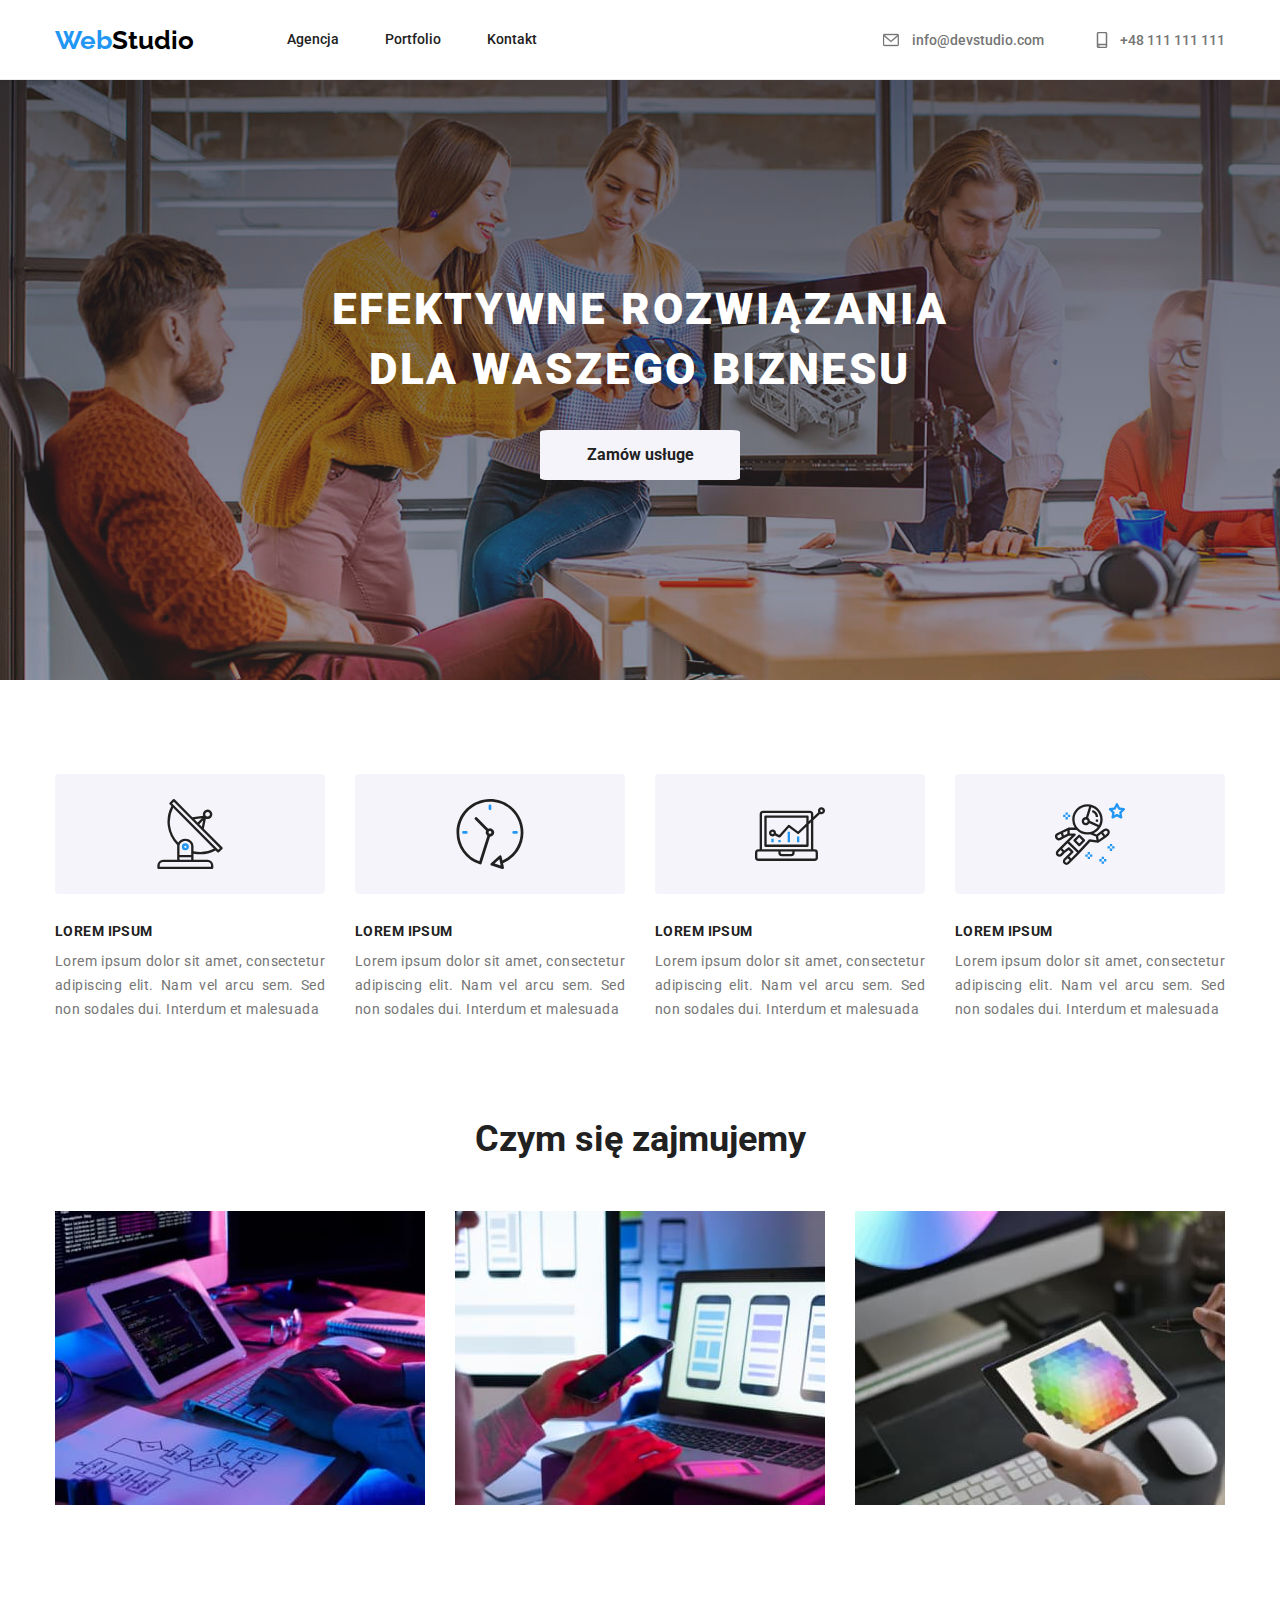
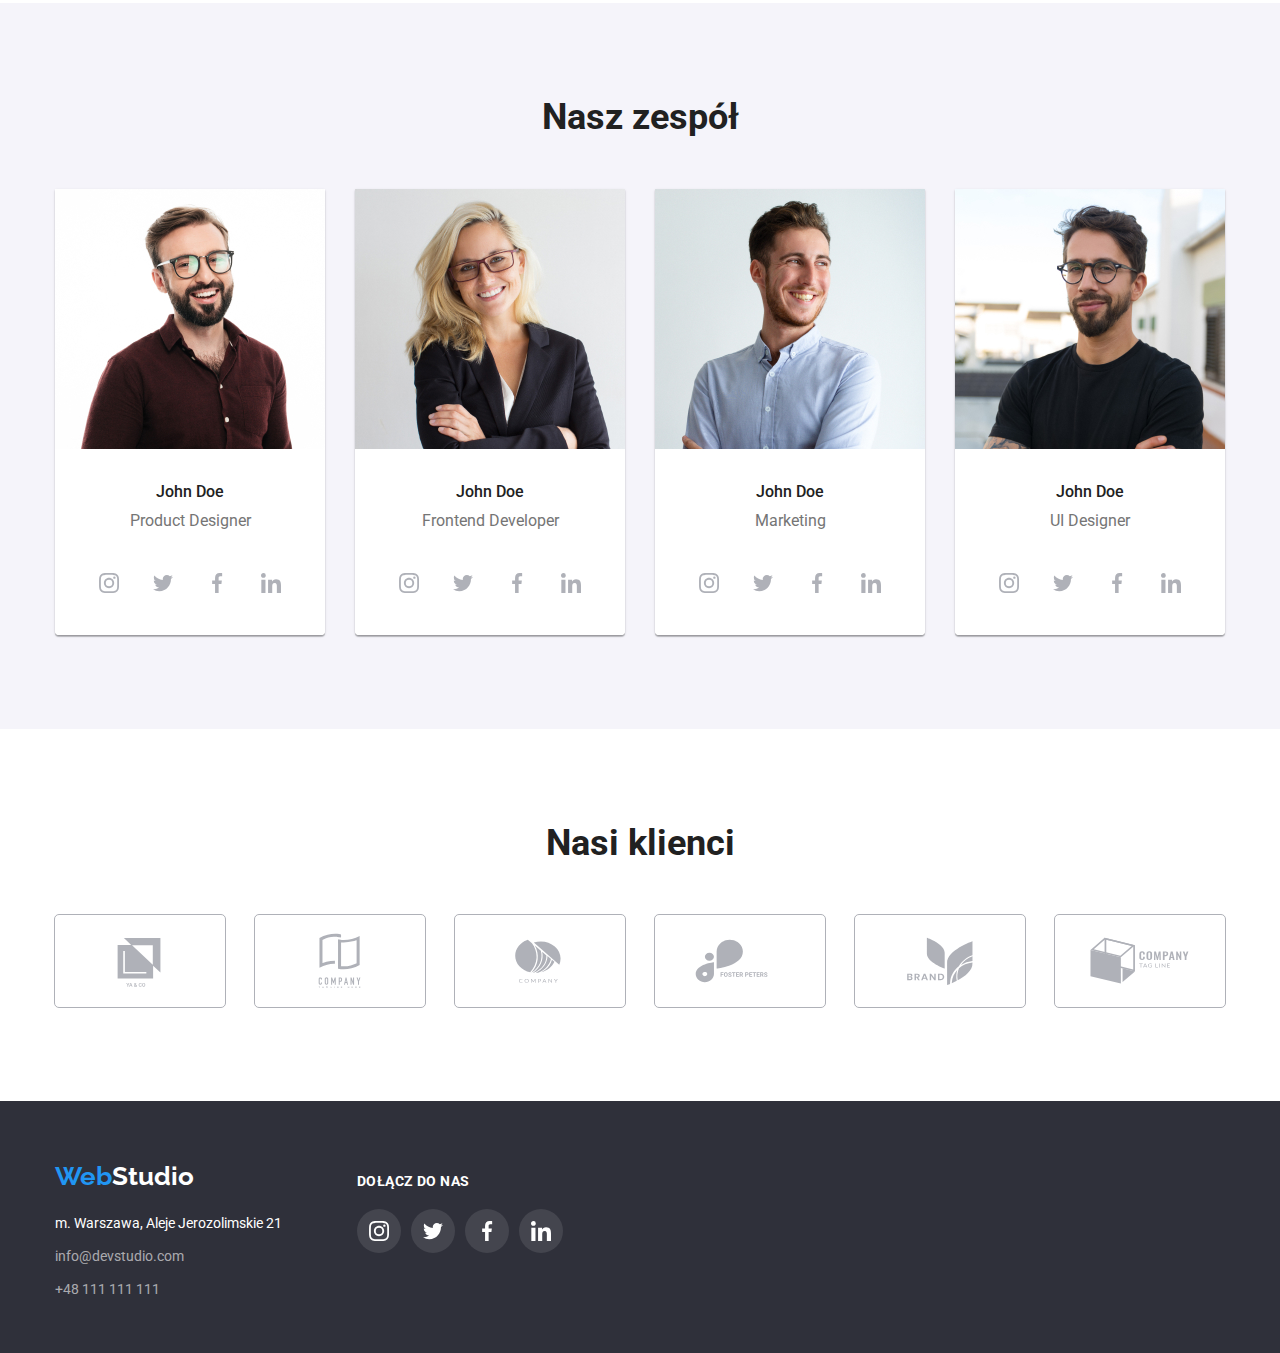
<file: index.html>
<!DOCTYPE html>
<html lang="en">
  <head>
    <meta charset="UTF-8" />
    <meta http-equiv="X-UA-Compatible" content="IE=edge" />
    <meta name="viewport" content="width=device-width, initial-scale=1.0" />
    <title>Studio</title>
    <link
      rel="stylesheet"
      href="https://cdnjs.cloudflare.com/ajax/libs/modern-normalize/1.0.0/modern-normalize.min.css"
    />
    <link rel="preconnect" href="https://fonts.googleapis.com" />
    <link rel="preconnect" href="https://fonts.gstatic.com" crossorigin />
    <link
      href="https://fonts.googleapis.com/css2?family=Roboto:wght@400;500;700;900&display=swap"
      rel="stylesheet"
    />
    <link rel="preconnect" href="https://fonts.googleapis.com" />
    <link rel="preconnect" href="https://fonts.gstatic.com" crossorigin />
    <link
      href="https://fonts.googleapis.com/css2?family=Raleway:wght@700&display=swap"
      rel="stylesheet"
    />
    <link rel="stylesheet" href="./css/styles.css" />
  </head>
  <body>
    <header class="header-font border-bot">
      <div class="header-just">
        <nav class="header-box">
          <a href="index.html" class="logo"
            ><span class="logo-color">Web</span>Studio</a
          >
          <ul class="first-list">
            <li><a class="link" href="index.html">Agencja</a></li>
            <li>
              <a class="link" href="portfolio.html">Portfolio</a>
            </li>
            <li><a class="link" href="#">Kontakt</a></li>
          </ul>

          <ul class="second-list">
            <li>
              <a 
              class="link-header" href="#">
                <svg class="icon icon-svg" width="16" height="12">
                  <use href="./images/icons.svg#icon-envelope"
                  ></use>
                  </svg>
                  info@devstudio.com</a>
            </li>
            <li>
              <a class="link-header" href="#">
                <svg class="icon icon-svg" width="16" height="12">
                  <use href="./images/icons.svg#icon-smartphone"
                  ></use>
                </svg>+48 111 111 111</a
              >
            </li>
          </ul>
        </nav>
      </div>
    </header>

    <main>
      <section class="background-main-upper">
        <div
          class="container lorem-height"
          style="display: flex; align-items: center; justify-content: center"
        >
          <div class="main-upper">
            <h1 class="h1-class">EFEKTYWNE ROZWIĄZANIA DLA WASZEGO BIZNESU</h1>
            <button type="button" class="button-agencja">Zamów usługe</button>
          </div>
        </div>
      </section>
      <section>
        <div class="container lorem-cointainer">
          <ul class="lorem-flex">
            <li>
              <div class="lorem-icon">
                <svg width="70" height="70">
                  <use href="./images/icons.svg#icon-antenna-1"></use>
                </svg>
              </div>
              <h3 class="h3-class">LOREM IPSUM</h3>
              <p class="text-lorem">
                Lorem ipsum dolor sit amet, consectetur adipiscing elit. Nam vel
                arcu sem. Sed non sodales dui. Interdum et malesuada
              </p>
            </li>
            <li>
              <div class="lorem-icon">
                <svg width="70" height="70">
                  <use href="./images/icons.svg#icon-clock-1"></use>
                </svg>
              </div>
              <h3 class="h3-class">LOREM IPSUM</h3>
              <p class="text-lorem">
                Lorem ipsum dolor sit amet, consectetur adipiscing elit. Nam vel
                arcu sem. Sed non sodales dui. Interdum et malesuada
              </p>
            </li>
            <li>
              <div class="lorem-icon">
                <svg width="70" height="70">
                  <use href="./images/icons.svg#icon-diagram-1"></use>
                </svg>
              </div>
              <h3 class="h3-class">LOREM IPSUM</h3>
              <p class="text-lorem">
                Lorem ipsum dolor sit amet, consectetur adipiscing elit. Nam vel
                arcu sem. Sed non sodales dui. Interdum et malesuada
              </p>
            </li>
            <li>
              <div class="lorem-icon">
                <svg width="70" height="70">
                  <use href="./images/icons.svg#icon-astronaut-1"></use>
                </svg>
              </div>
              <h3 class="h3-class">LOREM IPSUM</h3>
              <p class="text-lorem">
                Lorem ipsum dolor sit amet, consectetur adipiscing elit. Nam vel
                arcu sem. Sed non sodales dui. Interdum et malesuada
              </p>
            </li>
          </ul>
        </div>
      </section>
      <section class="container presentation-padding">
        <h2 class="h2-class">Czym się zajmujemy</h2>
        <ul class="presentation-flex">
          <li class="presentation-margin">
            <img
              src="images/zd1photo1.jpg"
              width="370"
              height="294"
              alt="Programowanie"
            />
          </li>
          <li class="presentation-margin">
            <img
              src="images/zd1photo2.jpg"
              width="370"
              height="294"
              alt="Optymalizacja"
            />
          </li>
          <li>
            <img
              src="images/zd1photo3.jpg"
              width="370"
              height="294"
              alt="Design"
            />
          </li>
        </ul>
      </section>
      <section class="background-team">
        <div class="container">
          <h2 class="h2-class">Nasz zespół</h2>
          <ul class="presentation-flex">
            <li>
              <figure class="figure">
                <img
                  src="images/zd1t1.jpg"
                  width="270"
                  height="260"
                  alt="Mężczyzna w koszuli"
                />

                <figcaption class="figbot">
                  <strong class="figcaption-strong-studio">John Doe</strong>
                  <p class="figcaption-p-studio">Product Designer</p>
                  <div class="social-links">
                    <div class="social-links-style">
                      <svg width="20" height="20">
                        <use href="./images/icons.svg#icon-instagram-2"></use>
                      </svg>
                    </div>
                    <div class="social-links-style">
                        <svg width="20" height="20">
                          <use href="./images/icons.svg#icon-twitter-1"></use>
                        </svg>
                      </div>
                      <div class="social-links-style">
                          <svg width="20" height="20">
                            <use
                            href="./images/icons.svg#icon-facebook-1"
                            ></use>
                          </svg>
                      </div>
                      <div class="social-links-style">
                            <svg width="20" height="20">
                              <use
                              href="./images/icons.svg#icon-linkedin-1"
                              ></use>
                            </svg>
                          </div>                      
                  </div>
                </figcaption>
              </figure>
            </li>
            <li>
              <figure class="figure">
                <img
                  src="images/zd1t2.jpg"
                  width="270"
                  height="260"
                  alt="MKobieta z marynarce"
                />

                <figcaption class="figbot">
                  <strong class="figcaption-strong-studio">John Doe</strong>
                  <p class="figcaption-p-studio">Frontend Developer</p>
                  <div class="social-links">
                    <div class="social-links-style">
                      <svg width="20" height="20">
                        <use href="./images/icons.svg#icon-instagram-2"></use>
                      </svg>
                    </div>
                    <div class="social-links-style">
                        <svg width="20" height="20">
                          <use href="./images/icons.svg#icon-twitter-1"></use>
                        </svg>
                      </div>
                      <div class="social-links-style">
                          <svg width="20" height="20">
                            <use
                            href="./images/icons.svg#icon-facebook-1"
                            ></use>
                          </svg>
                      </div>
                      <div class="social-links-style">
                            <svg width="20" height="20">
                              <use
                              href="./images/icons.svg#icon-linkedin-1"
                              ></use>
                            </svg>
                          </div>                      
                  </div>
                </figcaption>
              </figure>
            </li>
            <li>
              <figure class="figure">
                <img
                  src="images/zd1t3.jpg"
                  width="270"
                  height="260"
                  alt="Uśmiechnięty mężczyzna"
                />

                <figcaption class="figbot">
                  <strong class="figcaption-strong-studio">John Doe</strong>
                  <p class="figcaption-p-studio">Marketing</p>
                  <div class="social-links">
                    <div class="social-links-style">
                      <svg width="20" height="20">
                        <use href="./images/icons.svg#icon-instagram-2"></use>
                      </svg>
                    </div>
                    <div class="social-links-style">
                        <svg width="20" height="20">
                          <use href="./images/icons.svg#icon-twitter-1"></use>
                        </svg>
                      </div>
                      <div class="social-links-style">
                          <svg width="20" height="20">
                            <use
                            href="./images/icons.svg#icon-facebook-1"
                            ></use>
                          </svg>
                      </div>
                      <div class="social-links-style">
                            <svg width="20" height="20">
                              <use
                              href="./images/icons.svg#icon-linkedin-1"
                              ></use>
                            </svg>
                          </div>                      
                  </div>
                </figcaption>
              </figure>
            </li>
            <li>
              <figure class="figure">
                <img
                  src="images/zd1t4.jpg"
                  width="270"
                  height="260"
                  alt="Mężczyzna w okularach "
                />

                <figcaption class="figbot">
                  <strong class="figcaption-strong-studio">John Doe</strong>
                  <p class="figcaption-p-studio">UI Designer</p>
                  <div class="social-links">
                    <div class="social-links-style">
                      <svg width="20" height="20">
                        <use href="./images/icons.svg#icon-instagram-2"></use>
                      </svg>
                    </div>
                    <div class="social-links-style">
                        <svg width="20" height="20">
                          <use href="./images/icons.svg#icon-twitter-1"></use>
                        </svg>
                      </div>
                      <div class="social-links-style">
                          <svg width="20" height="20">
                            <use
                            href="./images/icons.svg#icon-facebook-1"
                            ></use>
                          </svg>
                      </div>
                      <div class="social-links-style">
                            <svg width="20" height="20">
                              <use
                              href="./images/icons.svg#icon-linkedin-1"
                              ></use>
                            </svg>
                          </div>                      
                  </div>
                </figcaption>
              </figure>
            </li>
          </ul>
        </div>
      </section>
      <section>
        <div class="container section-padding">
          <div>
<h2 class="h2-class">Nasi klienci</h2>
<ul class="customers">
<li class="customers-logo">
  <svg width="170" height="92">
    <use href="./images/icons.svg#icon-client1"></use>
  </svg>
</li>
<li class="customers-logo">
  <svg width="170" height="92">
  <use href="./images/icons.svg#icon-client2"></use>
</svg></li>
<li class="customers-logo">
  <svg width="170" height="92">
  <use href="./images/icons.svg#icon-client3"></use>
</svg></li>
<li class="customers-logo">
  <svg width="170" height="92">
    <use href="./images/icons.svg#icon-client4"></use>
  </svg>
</li>
<li class="customers-logo"><svg width="170" height="92">
  <use href="./images/icons.svg#icon-client5"></use>
</svg></li>
<li class="customers-logo">
  <svg width="170" height="92">
    <use href="./images/icons.svg#icon-client6"></use>
  </svg>
</li>

</ul>
          </div>
        </div>
      </section>
    </main>
    <footer class="footer">
      <div class="container flix">
        <div class="kontakt">
        
           <div class="footer-logo-padding">
          <a href="index.html" class="logo"
            ><span class="logo-color">Web</span
            ><span class="logo-color-footer">Studio</span></a
          >
         </div>
         <ul class="footer-font footer-contact">
          <li class="footer-li-margin-bot">
            <address class="addres-color">
              m. Warszawa, Aleje Jerozolimskie 21
            </address>
          </li>

          <li class="footer-li-margin-bot">
            <a class="link-footer" href="#">info@devstudio.com</a>
          </li>
          <li class="link-footer-padding">
            <a class="link-footer" href="#">+48 111 111 111</a>
          </li>
        </ul>
       </div>
          <div class="joinus-footer">
            <h4 class="h4-class-footer">DOŁĄCZ DO NAS</h4>
            <div class="social-links">
             <div class="social-links-style social-links-footer">
              <svg width="20" height="20">
                <use href="./images/icons.svg#icon-instagram-2"></use>
              </svg>
             </div>
             <div class="social-links-style social-links-footer">
                 <svg width="20" height="20">
                   <use href="./images/icons.svg#icon-twitter-1"></use>
                 </svg>
               </div>
               <div class="social-links-style social-links-footer">
                  <svg width="20" height="20">
                    <use
                    href="./images/icons.svg#icon-facebook-1"
                    ></use>
                  </svg>
               </div>
               <div class="social-links-style social-links-footer">
                    <svg width="20" height="20">
                      <use
                      href="./images/icons.svg#icon-linkedin-1"
                      ></use>
                    </svg>
                  </div>                      
          </div>
       </div> 
      </div>
    </footer>
  </body>
</html>
</file>
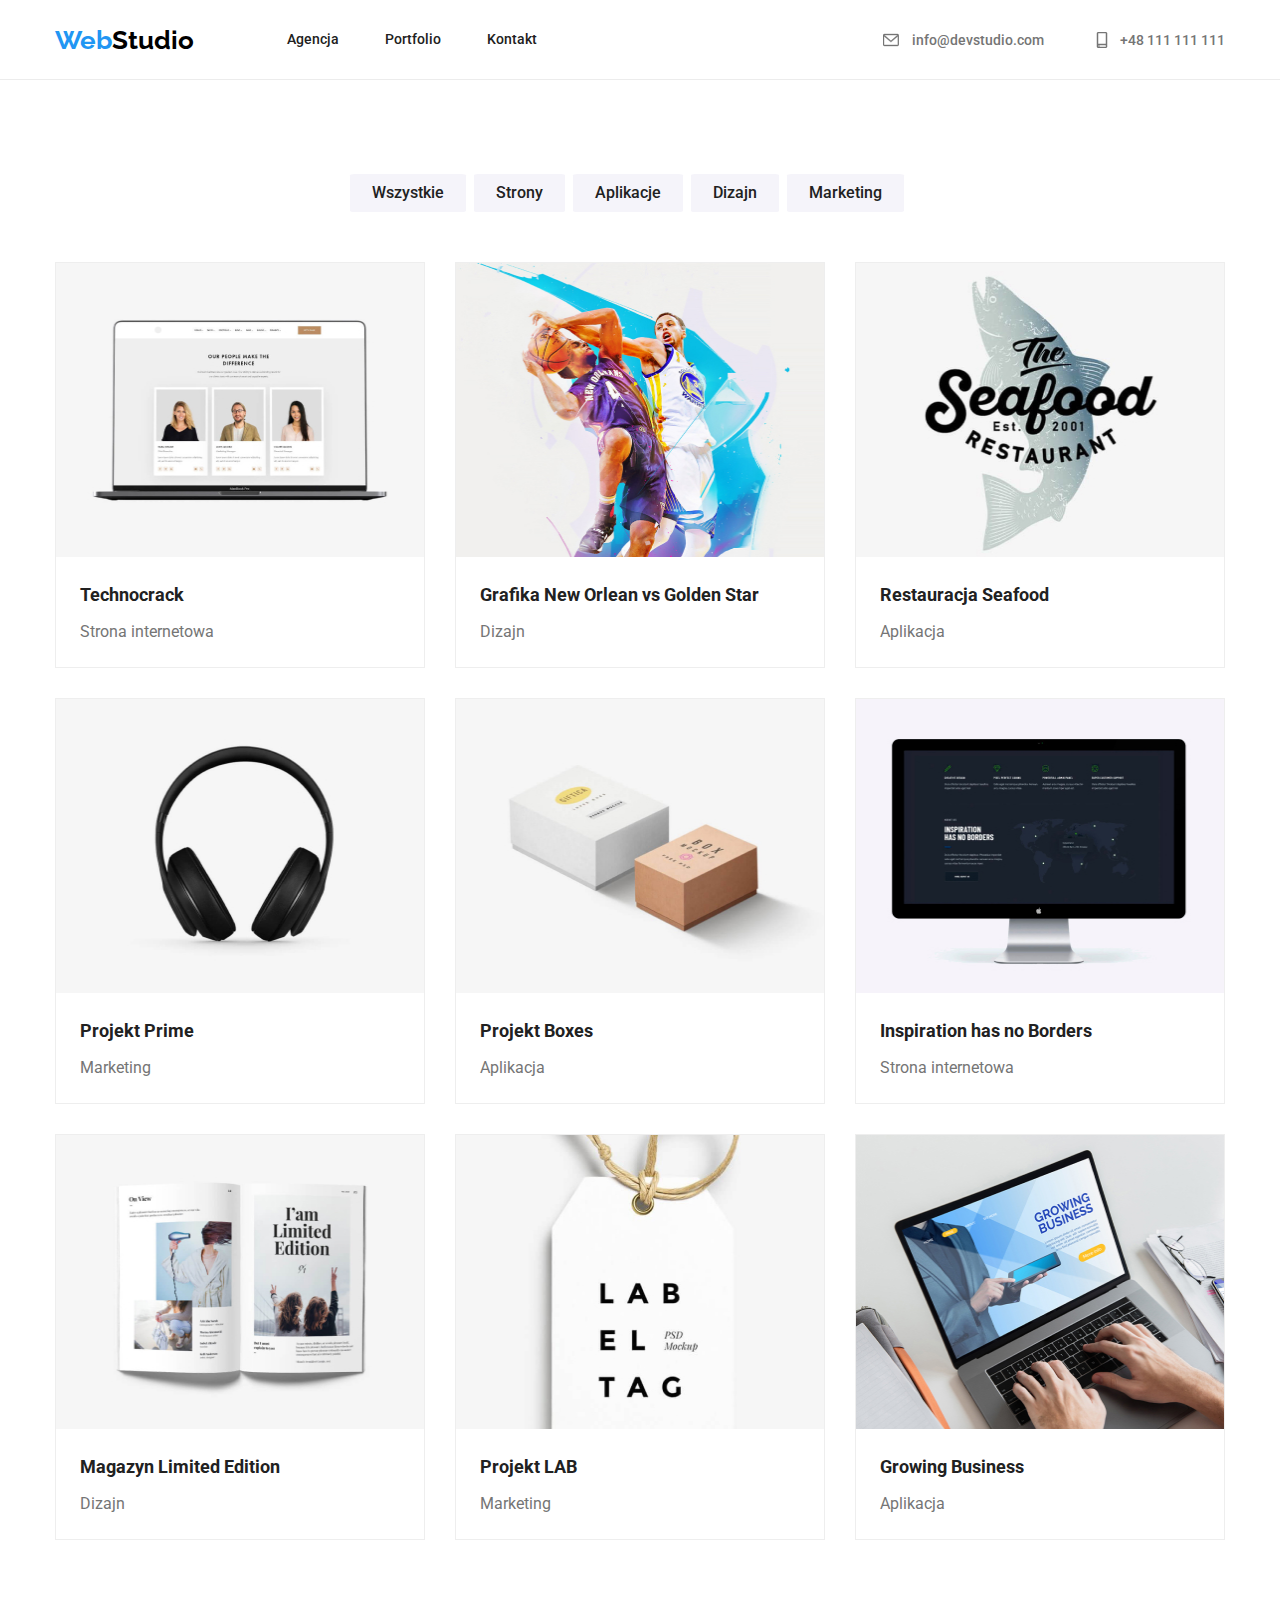
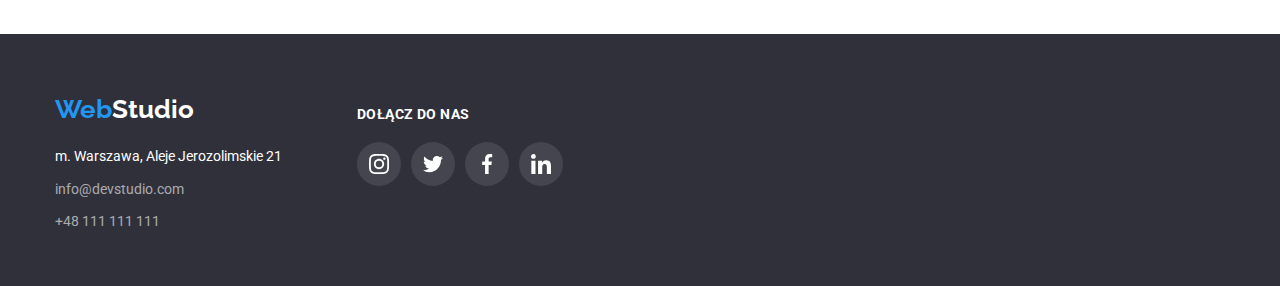
<file: portfolio.html>
<!DOCTYPE html>
<html lang="en">
  <head>
    <meta charset="UTF-8" />
    <meta http-equiv="X-UA-Compatible" content="IE=edge" />
    <meta name="viewport" content="width=device-width, initial-scale=1.0" />
    <title>Portfolio</title>
    <link
      rel="stylesheet"
      href="https://cdnjs.cloudflare.com/ajax/libs/modern-normalize/1.0.0/modern-normalize.min.css"
    />
    <link rel="preconnect" href="https://fonts.googleapis.com" />
    <link rel="preconnect" href="https://fonts.gstatic.com" crossorigin />
    <link
      href="https://fonts.googleapis.com/css2?family=Roboto:wght@400;500;700;900&display=swap"
      rel="stylesheet"
    />
    <link rel="preconnect" href="https://fonts.googleapis.com" />
    <link rel="preconnect" href="https://fonts.gstatic.com" crossorigin />
    <link
      href="https://fonts.googleapis.com/css2?family=Raleway:wght@700&display=swap"
      rel="stylesheet"
    />
    <link rel="stylesheet" href="./css/styles.css" />
  </head>
  <body>
    <header class="header-font border-bot">
      <div class="header-just">
        <nav class="header-box">
          <a href="index.html" class="logo"
            ><span class="logo-color">Web</span>Studio</a
          >
          <ul class="first-list">
            <li><a class="link" href="index.html">Agencja</a></li>
            <li>
              <a class="link" href="portfolio.html">Portfolio</a>
            </li>
            <li><a class="link" href="#">Kontakt</a></li>
          </ul>

          <ul class="second-list">
            <li>
              <a class="link-header" href="#">
                <svg class="icon icon-svg" width="16" height="12">
                  <use href="./images/icons.svg#icon-envelope"></use>
                </svg>
                info@devstudio.com</a
              >
            </li>
            <li>
              <a class="link-header" href="#">
                <svg class="icon icon-svg" width="16" height="12">
                  <use href="./images/icons.svg#icon-smartphone"></use>
                  </svg>+48 111 111 111</a>
            </li>
          </ul>
        </nav>
      </div>
    </header>

    <main>
      <section class="container section-portfolio-padding">
        <ul class="portfolio-buttons">
          <li>
            <button type="button" class="button">Wszystkie</button>
          </li>
          <li>
            <button type="button" class="button">Strony</button>
          </li>
          <li>
            <button type="button" class="button">Aplikacje</button>
          </li>
          <li>
            <button type="button" class="button">Dizajn</button>
          </li>
          <li>
            <button type="button" class="button">Marketing</button>
          </li>
        </ul>

        <ul class="section-photo">
          <li class="portfolio-photo-flex">
            <figure class="figure-photo-portfolio">
              <img
                class="image-width"
                src="./images/2.1.jpg"
                width="370"
                height="294"
                alt="przykladowa strona"
              />
              <figcaption class="portfolio-figcaption-padding">
                <strong class="figcaption-strong-portfolio">Technocrack</strong>
                <p class="figcaption-p-portfolio">Strona internetowa</p>
              </figcaption>
            </figure>
          </li>
          <li class="portfolio-photo-flex">
            <figure class="figure-photo-portfolio">
              <img
                class="image-width"
                src="./images/2.2.jpg"
                width="370"
                height="294"
                alt="Koszykarze"
              />
              <figcaption class="portfolio-figcaption-padding">
                <strong class="figcaption-strong-portfolio"
                  >Grafika New Orlean vs Golden Star</strong
                >
                <p class="figcaption-p-portfolio">Dizajn</p>
              </figcaption>
            </figure>
          </li>
          <li class="portfolio-photo-flex">
            <figure class="figure-photo-portfolio">
              <img
                class="image-width"
                src="./images/2.3.jpg"
                width="370"
                height="294"
                alt="Logo restauracji"
              />
              <figcaption class="portfolio-figcaption-padding">
                <strong class="figcaption-strong-portfolio"
                  >Restauracja Seafood</strong
                >
                <p class="figcaption-p-portfolio">Aplikacja</p>
              </figcaption>
            </figure>
          </li>

          <li class="portfolio-photo-flex">
            <figure class="figure-photo-portfolio">
              <img
                class="image-width"
                src="./images/2.4.jpg"
                width="370"
                height="294"
                alt="Słuchawki"
              />
              <figcaption class="portfolio-figcaption-padding">
                <strong class="figcaption-strong-portfolio"
                  >Projekt Prime</strong
                >
                <p class="figcaption-p-portfolio">Marketing</p>
              </figcaption>
            </figure>
          </li>
          <li class="portfolio-photo-flex">
            <figure class="figure-photo-portfolio">
              <img
                class="image-width"
                src="./images/2.5.jpg"
                width="370"
                height="294"
                alt="Pudełka"
              />
              <figcaption class="portfolio-figcaption-padding">
                <strong class="figcaption-strong-portfolio"
                  >Projekt Boxes</strong
                >
                <p class="figcaption-p-portfolio">Aplikacja</p>
              </figcaption>
            </figure>
          </li>
          <li class="portfolio-photo-flex">
            <figure class="figure-photo-portfolio">
              <img
                class="image-width"
                src="./images/2.6.jpg"
                width="370"
                height="294"
                alt="Monitor"
              />
              <figcaption class="portfolio-figcaption-padding">
                <strong class="figcaption-strong-portfolio"
                  >Inspiration has no Borders</strong
                >
                <p class="figcaption-p-portfolio">Strona internetowa</p>
              </figcaption>
            </figure>
          </li>
          <li class="portfolio-photo-flex">
            <figure class="figure-photo-portfolio">
              <img
                class="image-width"
                src="./images/2.7.jpg"
                width="370"
                height="294"
                alt="Książka"
              />
              <figcaption class="portfolio-figcaption-padding">
                <strong class="figcaption-strong-portfolio"
                  >Magazyn Limited Edition</strong
                >
                <p class="figcaption-p-portfolio">Dizajn</p>
              </figcaption>
            </figure>
          </li>
          <li class="portfolio-photo-flex">
            <figure class="figure-photo-portfolio">
              <img
                class="image-width"
                src="./images/2.8.jpg"
                width="370"
                height="294"
                alt="Etykieta"
              />
              <figcaption class="portfolio-figcaption-padding">
                <strong class="figcaption-strong-portfolio">Projekt LAB</strong>
                <p class="figcaption-p-portfolio">Marketing</p>
              </figcaption>
            </figure>
          </li>
          <li class="portfolio-photo-flex">
            <figure class="figure-photo-portfolio">
              <img
                class="image-width"
                src="./images/2.9.jpg"
                width="370"
                height="294"
                alt="Laptop"
              />
              <figcaption class="portfolio-figcaption-padding">
                <strong class="figcaption-strong-portfolio"
                  >Growing Business</strong
                >
                <p class="figcaption-p-portfolio">Aplikacja</p>
              </figcaption>
            </figure>
          </li>
        </ul>
      </section>
    </main>
    <footer class="footer">
      <div class="container flix">
        <div class="kontakt">
          <div class="footer-logo-padding">
            <a href="index.html" class="logo"
              ><span class="logo-color">Web</span
              ><span class="logo-color-footer">Studio</span></a
            >
          </div>
          <ul class="footer-font footer-contact">
            <li class="footer-li-margin-bot">
              <address class="addres-color">
                m. Warszawa, Aleje Jerozolimskie 21
              </address>
            </li>

            <li class="footer-li-margin-bot">
              <a class="link-footer" href="#">info@devstudio.com</a>
            </li>
            <li class="link-footer-padding">
              <a class="link-footer" href="#">+48 111 111 111</a>
            </li>
          </ul>
        </div>
        <div class="joinus-footer">
          <h4 class="h4-class-footer">DOŁĄCZ DO NAS</h4>
          <div class="social-links">
            <div class="social-links-style social-links-footer">
              <svg width="20" height="20">
                <use href="./images/icons.svg#icon-instagram-2"></use>
              </svg>
            </div>
            <div class="social-links-style social-links-footer">
              <svg width="20" height="20">
                <use href="./images/icons.svg#icon-twitter-1"></use>
              </svg>
            </div>
            <div class="social-links-style social-links-footer">
              <svg width="20" height="20">
                <use href="./images/icons.svg#icon-facebook-1"></use>
              </svg>
            </div>
            <div class="social-links-style social-links-footer">
              <svg width="20" height="20">
                <use href="./images/icons.svg#icon-linkedin-1"></use>
              </svg>
            </div>
          </div>
        </div>
      </div>
    </footer>
  </body>
</html>
</file>
<file: css/styles.css>
:root {
  --main-black: #212121;
  --second-black: #000000;
  --main-blue: #2196f3;
  --background-grey: #2f303a;
  --main-white: #ffffff;
  --second-white: #f5f4fa;
  --main-silver: #757575;
  --white-transparent: rgba(255, 255, 255, 0.6);
  --border-white: #ececec;
  --social-grey: #afb1b8;
  --shadow-white: #eeeeee;
}
body {
  font-family: "Roboto", sans-serif;
  color: var(--main-black);
  margin: 0;
}
ul,
li {
  list-style-type: none;
}
.logo {
  font-family: "Raleway", sans-serif;
  font-weight: 700;
  font-size: 26px;
  line-height: 1.19;
  color: var(--second-black);
  text-decoration: none;
  cursor: pointer;
  margin-right: 93px;
}
.loor {
  list-style: none;
  display: flex;
  margin: inherit;
  align-items: center;
}
/*.ul-nopoint {
  padding-top: 94px;
  padding-bottom: 94px;
}*/

.link:hover {
  color: var(--main-blue);
  cursor: pointer;
  transition: all 0.28s;
}
.link {
  color: var(--main-black);
  text-decoration: none;
}
.logo-color {
  color: var(--main-blue);
}
.link-header {
  color: var(--main-silver);
  text-decoration: none;
}
.link-header:hover {
  color: var(--main-blue);
  cursor: pointer;
  transition: all 0.28s;
}
.link-header:hover svg {
  stroke: var(--main-blue);
  fill: var(--main-blue);
}
.header-font {
  font-weight: 500;
  font-size: 14px;
  line-height: 1.14;
  height: 80px;
}
.footer-font {
  font-weight: 400;
  font-size: 14px;
  line-height: 1.71;
  text-decoration: none;
}
.h1-class {
  color: var(--main-white);
  font-weight: 900;
  font-size: 44px;
  line-height: 1.36;
  margin-top: 0px;
  margin-bottom: 30px;
  letter-spacing: 0.06em;
}
.button-agencja {
  color: var(--main-black);
  font-family: "Roboto";
  font-style: normal;
  font-weight: 700;
  font-size: 16px;
  line-height: 1.85;
  background-color: var(--second-white);
  cursor: pointer;
  width: 200px;
  height: 50px;
  border: none;
  border-radius: 4%;
}
.button-agencja:hover {
  background-color: var(--main-blue);
  color: var(--main-white);
  cursor: pointer;
  transition: all 0.28s;
}
.button {
  color: var(--main-black);
  font-family: "Roboto";
  font-style: normal;
  font-weight: 500;
  font-size: 16px;
  line-height: 1.62;
  background-color: var(--second-white);
  cursor: pointer;
  margin-right: 8px;
  padding: 6px 22px;
  border: none;
  border-radius: 4%;
}
.button:hover {
  background-color: var(--main-blue);
  color: var(--main-white);
  cursor: pointer;
  transition: all 0.28s;
  color: var(--main-white);
  box-shadow: 0px 3px 1px rgba(0, 0, 0, 0.1), 0px 1px 2px rgba(0, 0, 0, 0.08),
    0px 2px 2px rgba(0, 0, 0, 0.12);
  transition: all 0.2s;
}
.h2-class {
  font-style: normal;
  font-weight: 700;
  font-size: 36px;
  line-height: 1.16;
  text-align: center;
  margin-top: 0px;
  margin-bottom: 0px;
  padding-bottom: 50px;
}
.h3-class {
  font-weight: 700;
  font-size: 14px;
  line-height: 1.14;
  letter-spacing: 0.03em;
  margin-bottom: 10px;
  margin-top: 0;
}
.text-lorem {
  color: var(--main-silver);
  font-weight: 400;
  font-size: 14px;
  line-height: 1.71;
  width: 270px;
  height: 75px;
  text-align: justify;
  margin-top: 0;
  margin-bottom: 0;
  margin-right: 30px;
  letter-spacing: 0.03em;
  margin-right: 0px;
}
.figcaption-strong-studio {
  font-weight: 500;
  font-size: 16px;
  line-height: 1.18;
  color: var(--main-black);
}
.figcaption-p-studio {
  color: var(--main-silver);
  font-weight: 400;
  font-size: 16px;
  line-height: 1.18;
  padding-bottom: 30px;
  margin-bottom: 0px;
  margin-top: 10px;
}
.figcaption-strong-portfolio {
  font-weight: 700;
  font-size: 18px;
  line-height: 2;
}
.figcaption-p-portfolio {
  color: var(--main-silver);
  font-weight: 400;
  font-size: 16px;
  line-height: 1.87;
  margin-top: 4px;
  margin-bottom: 0px;
}
.footer {
  background-color: var(--background-grey);
  height: 252px;
}
.logo-color-footer {
  color: var(--main-white);
}
.addres-color {
  color: var(--main-white);
  font-style: normal;
}
.link-footer {
  color: var(--white-transparent);
  text-decoration: none;
}
.link-footer:hover {
  color: var(--main-blue);
  cursor: pointer;
  transition: all 0.28s;
}

.background-team {
  background-color: var(--second-white);
  padding-top: 94px;
  padding-bottom: 94px;
}
.background-main-upper {
  background-image: linear-gradient(
      rgba(47, 48, 58, 0.4),
      rgba(255, 255, 255, 0.1)
    ),
    url(../images/Tlo2-index-section1.jpg);
  max-width: 1600px;
  margin: auto;
  padding: 0 15px;
}
.container {
  margin: 0 auto;
  width: 100%;
  max-width: 1200px;
  padding: 0 15px;
}
.main-upper {
  text-align: center;
  max-width: 696px;
}

.header-box {
  margin: 0 auto;
  box-sizing: border-box;
  justify-content: space-between;
  display: flex;
  max-width: 1200px;
  width: 100%;
  height: 26px;
  align-items: center;
  padding: 0 15px;
}
.first-list {
  text-align: center;
  display: flex;
  padding-left: 0px;

  flex-grow: 1;
  gap: 46px;

  /* margin: 32x 371px 32px 0;*/
}
.second-list {
  display: flex;
  justify-content: space-between;
  padding-left: 0px;

  gap: 50px;
}
.header-just {
  padding: 27px 0;
}
.border-bot {
  border-bottom: 1px solid;
  color: var(--border-white);
}
.lorem-cointainer {
  display: flex;
  flex-direction: column;
  justify-content: center;
  padding-top: 94px;
}
.lorem-flex {
  display: flex;
  margin: inherit;
  align-items: center;
  justify-content: center;
  gap: 30px;
  padding-left: 0px;
}
.lorem-height {
  height: 600px;
}
/*section {
  padding-top: 94px;
  padding-bottom: 94px;
}*/
.presentation-flex {
  display: flex;
  margin: inherit;
  align-items: center;
  list-style: none;
  padding-left: 0px;
}
.presentation-margin {
  margin-right: 30px;
}
.presentation-padding {
  padding-block: 94px;
}
.figure {
  margin: 0;
  background-color: var(--main-white);
  margin-right: 30px;
  box-shadow: 0px 1px 3px rgba(0, 0, 0, 0.12), 0px 1px 1px rgba(0, 0, 0, 0.14),
    0px 2px 1px rgba(0, 0, 0, 0.2);
  border-radius: 0px 0px 4px 4px;
}
.figbot {
  background-color: var(--main-white);
  text-align: center;
  padding-top: 30px;
  border-bottom-left-radius: 4px;
  border-bottom-right-radius: 4px;
}
.footer-logo-padding {
  padding-top: 60px;
  padding-bottom: 20px;
}
.footer-contact {
  margin: 0;
  padding-left: 0;
}

.portfolio-buttons {
  display: flex;
  margin: inherit;
  align-items: center;
  padding-left: 295px;
  list-style: none;
  padding-bottom: 50px;
}
.section-portfolio-padding {
  padding-top: 94px;
  padding-bottom: 94px;
}
.section-photo {
  display: flex;
  flex-wrap: wrap;
  gap: 30px;
  list-style: none;
  margin: 0;
  padding-left: 0;
}
.portfolio-photo-flex {
  flex-basis: calc((100% - 60px) / 3);
}
.figure-photo-portfolio {
  background: var(--main-white);
  border: 1px solid var(--shadow-white);
  margin: 0 auto;
}
.figure-photo-portfolio:hover {
  cursor: pointer;
  box-shadow: 0px 1px 1px rgba(0, 0, 0, 0.12), 0px 4px 4px rgba(0, 0, 0, 0.06),
    1px 4px 6px rgba(0, 0, 0, 0.16);
  transition: all 0.2s;
}
.image-width {
  width: 100%;
  vertical-align: top;
}
.portfolio-figcaption-padding {
  padding: 20px 24px;
}
.footer-li-margin-bot {
  margin-bottom: 9px;
}
.icon {
  text-decoration: none;
  border-style: none;
  background-color: var(--main-white);
  vertical-align: text-bottom;

  margin-right: 10px;
  width: 16px;
  height: 16px;
  fill: var(--main-silver);
  stroke: var(--main-silver);
  color: #757575;
}
.icon-svg:hover {
  fill: var(--main-blue);
  transition: all 0.28s;
  cursor: pointer;
}
.lorem-icon {
  display: flex;
  align-items: center;
  justify-content: center;
  background-color: #f5f4fa;
  width: 270px;
  height: 120px;
  margin-bottom: 30px;
  border-radius: 4px;
}

.social-links {
  display: flex;
  flex-direction: row;
  justify-content: center;
  gap: 10px;
  padding-bottom: 30px;
}
.social-links-style {
  display: flex;
  justify-content: center;
  align-items: center;
  width: 44px;
  height: 44px;
  border-radius: 50%;
  fill: var(--social-grey);
}
/*.test3 {
  fill: var(--main-blue);
}*/

.social-links-style:hover {
  width: 44px;
  height: 44px;
  border-radius: 50%;
  fill: var(--second-white);
  background: var(--main-blue);
  cursor: pointer;
  transition: all 0.28s;
}
.section-padding {
  padding-block: 94px;
}
.customers {
  display: flex;
  flex-direction: row;
  gap: 30px;
  padding-left: 0;
  margin-block: 0;
}
.customers-logo {
  width: 170px;
  height: 92px;

  border-radius: 4px;
  fill: var(--social-grey);
  border-radius: 4px;
  outline: 1px solid var(--social-grey);
}
.customers-logo:hover {
  fill: var(--main-blue);
  transition: all 0.28s;
  outline-color: var(--main-blue);
  cursor: pointer;
}

.h4-class-footer {
  letter-spacing: 0.03em;
  color: var(--main-white);
  font-style: normal;
  font-weight: 700;
  font-size: 14px;
  padding-top: 72px;
  line-height: 16px;
  margin-top: 0px;
  padding-top: 72px;
  margin-bottom: 20px;
}
.joinus-footer {
  display: flex;
  flex-direction: column;
  align-items: flex-start;
}
.flix {
  display: flex;
}
.kontakt {
  margin-right: 70px;
}
.social-links-footer {
  background: rgba(255, 255, 255, 0.1);
  fill: var(--main-white);
}
</file>
